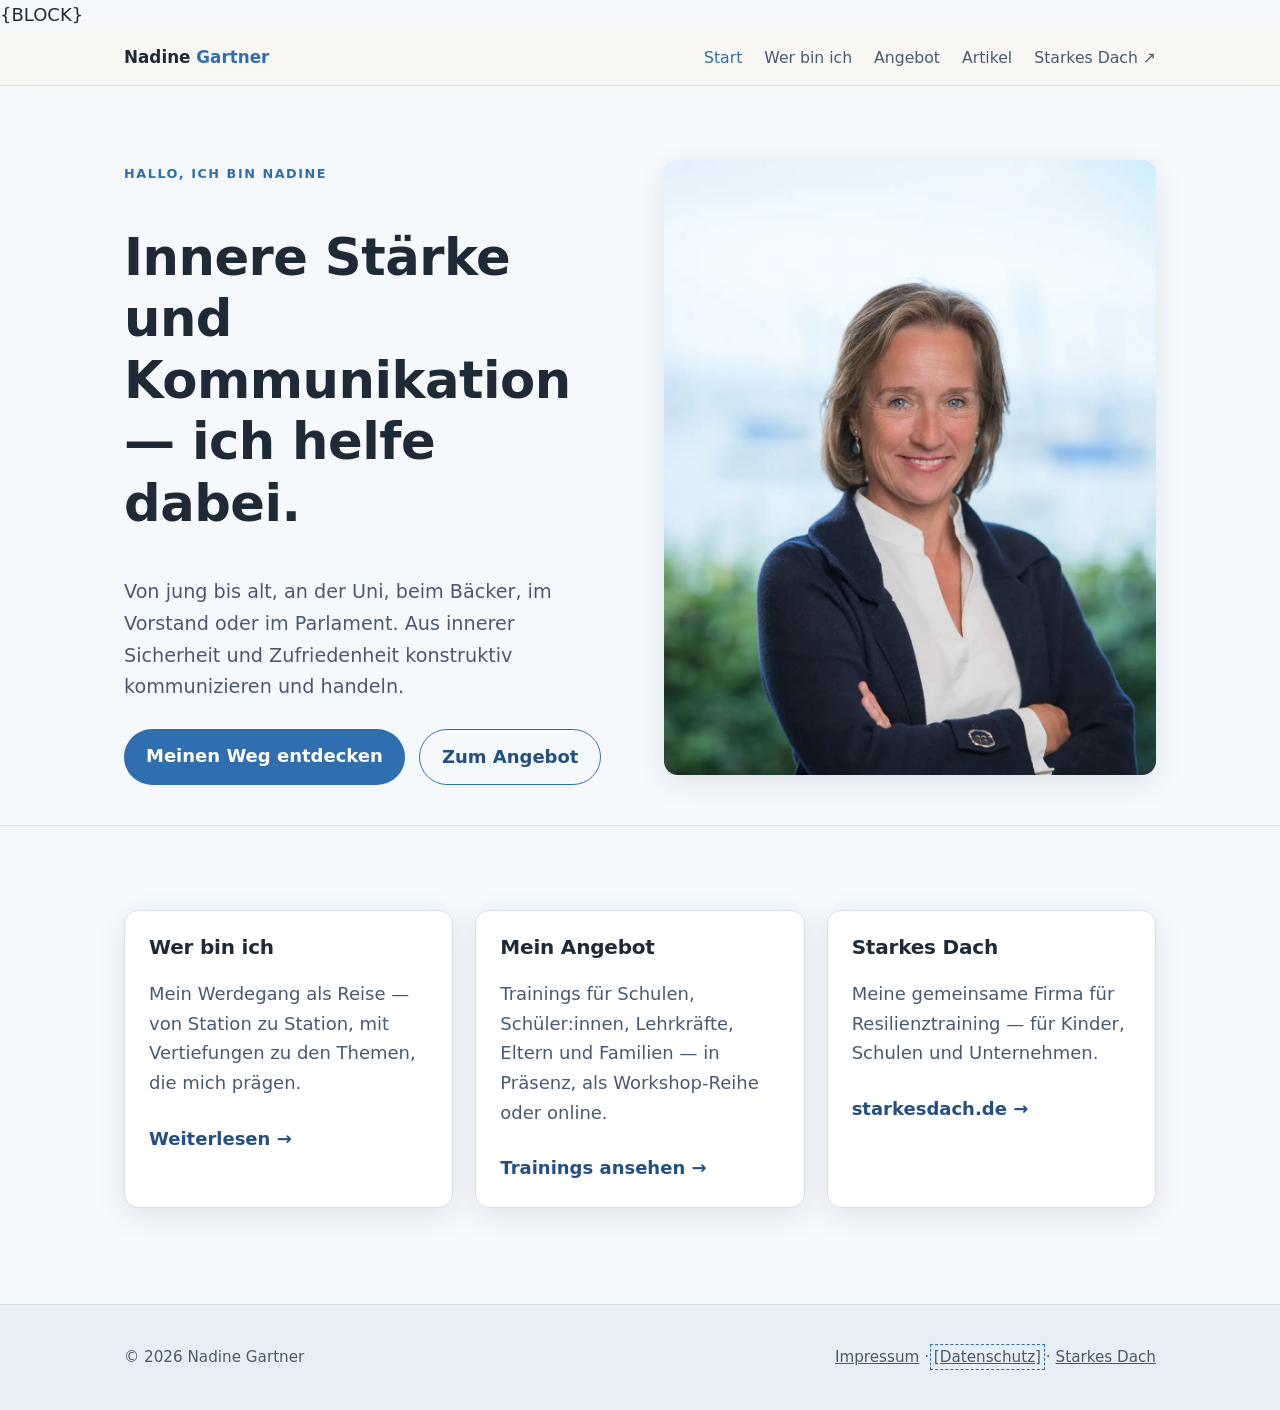
<file: index.html>
<!DOCTYPE html>
<html lang="de">
<head>
  <meta charset="UTF-8">
  <meta name="viewport" content="width=device-width, initial-scale=1.0">
  <title>Nadine Gartner — Public Speaking & Kommunikation</title>
  <meta name="description" content="Persönliche Website von Nadine Gartner: Trainerin für Public Speaking, Kommunikation und interkulturelle Kompetenz.">
{BLOCK}
  <link rel="icon" href="assets/favicon.svg" type="image/svg+xml">
  <link rel="icon" href="assets/favicon.ico" sizes="32x32">
  <link rel="apple-touch-icon" href="assets/apple-touch-icon.png">
  <link rel="stylesheet" href="css/style.css">
</head>
<body>
  <!-- ================= HEADER ================= -->
  <header class="site-header">
    <nav class="nav" aria-label="Hauptnavigation">
      <a class="brand" href="index.html">Nadine <span>Gartner</span></a>
      <div class="nav-links">
        <a href="index.html" aria-current="page">Start</a>
        <a href="ueber-mich.html">Wer bin ich</a>
        <a href="angebot.html">Angebot</a>
        <a href="artikel.html">Artikel</a>
        <a href="https://starkesdach.de/" target="_blank" rel="noopener">Starkes Dach ↗</a>
      </div>
    </nav>
  </header>

  <main>
    <!-- ================= HERO ================= -->
    <section class="hero">
      <div class="wrap hero-grid">
        <div>
          <p class="eyebrow">Hallo, ich bin Nadine</p>
          <h1>Innere Stärke und Kommunikation — ich helfe dabei.</h1>
          <p class="lead">
            Von jung bis alt, an der Uni, beim Bäcker, im Vorstand oder im Parlament.
            Aus innerer Sicherheit und Zufriedenheit konstruktiv kommunizieren und handeln.
          </p>
          <div class="cta-row">
            <a class="btn" href="ueber-mich.html">Meinen Weg entdecken</a>
            <a class="btn ghost" href="angebot.html">Zum Angebot</a>
          </div>
        </div>
        <div class="hero-photo">
          <img src="assets/nadine-portrait.webp" alt="Nadine Gartner" width="1080" height="1620">
        </div>
      </div>
    </section>

    <!-- ================= KURZ-TEASER ================= -->
    <section class="block">
      <div class="wrap">
        <div class="cards">
          <div class="card">
            <h3>Wer bin ich</h3>
            <p class="muted">Mein Werdegang als Reise — von Station zu Station, mit Vertiefungen zu den Themen, die mich prägen.</p>
            <a class="jump" href="ueber-mich.html">Weiterlesen</a>
          </div>
          <div class="card">
            <h3>Mein Angebot</h3>
            <p class="muted">Trainings für Schulen, Schüler:innen, Lehrkräfte, Eltern und Familien — in Präsenz, als Workshop-Reihe oder online.</p>
            <a class="jump" href="angebot.html">Trainings ansehen</a>
          </div>
          <div class="card">
            <h3>Starkes Dach</h3>
            <p class="muted">Meine gemeinsame Firma für Resilienztraining — für Kinder, Schulen und Unternehmen.</p>
            <a class="jump" href="https://starkesdach.de/" target="_blank" rel="noopener">starkesdach.de</a>
          </div>
        </div>
      </div>
    </section>
  </main>

  <!-- ================= FOOTER ================= -->
  <footer class="site-footer">
    <div class="wrap">
      <div>© <span id="jahr">2026</span> Nadine Gartner</div>
      <div>
        <a href="impressum.html">Impressum</a> ·
        <a href="#" class="ph">[Datenschutz]</a> ·
        <a href="https://starkesdach.de/" target="_blank" rel="noopener">Starkes Dach</a>
      </div>
    </div>
  </footer>
  <script>document.getElementById('jahr').textContent = new Date().getFullYear();</script>
</body>
</html>
</file>
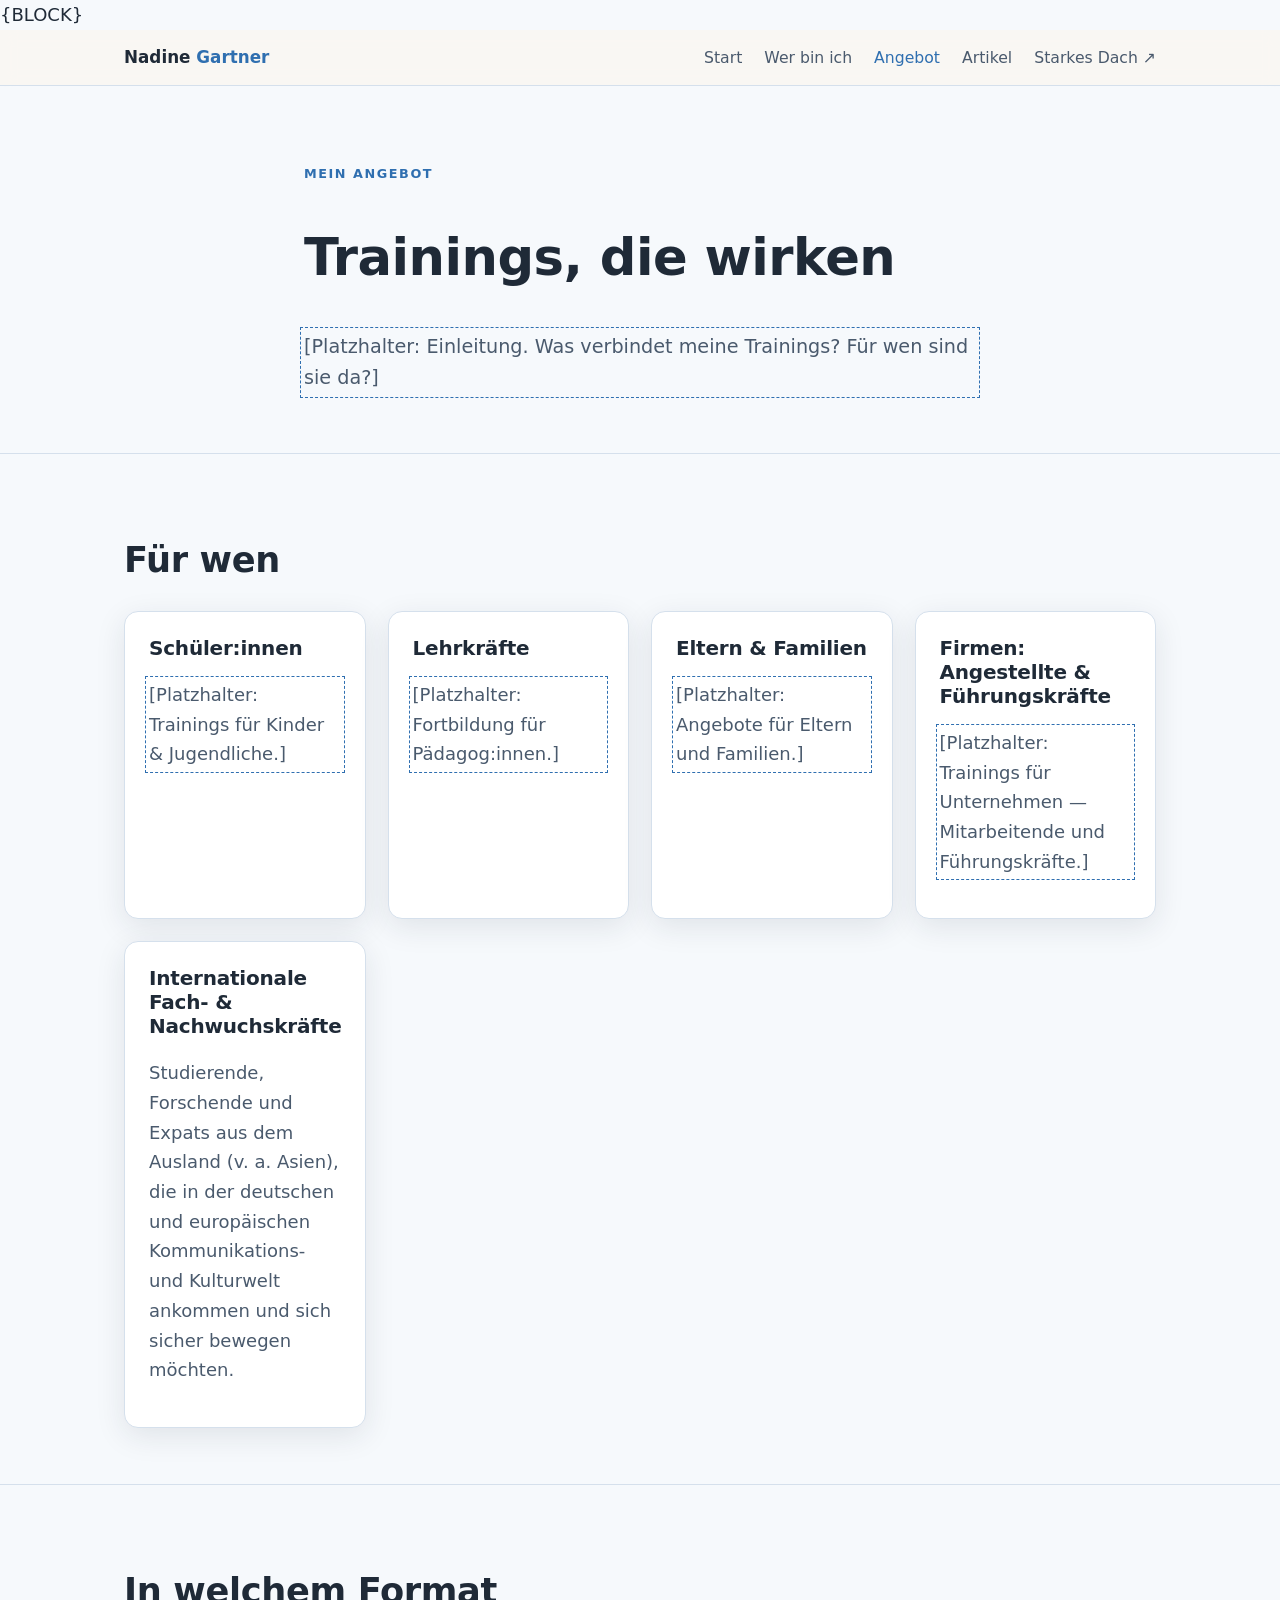
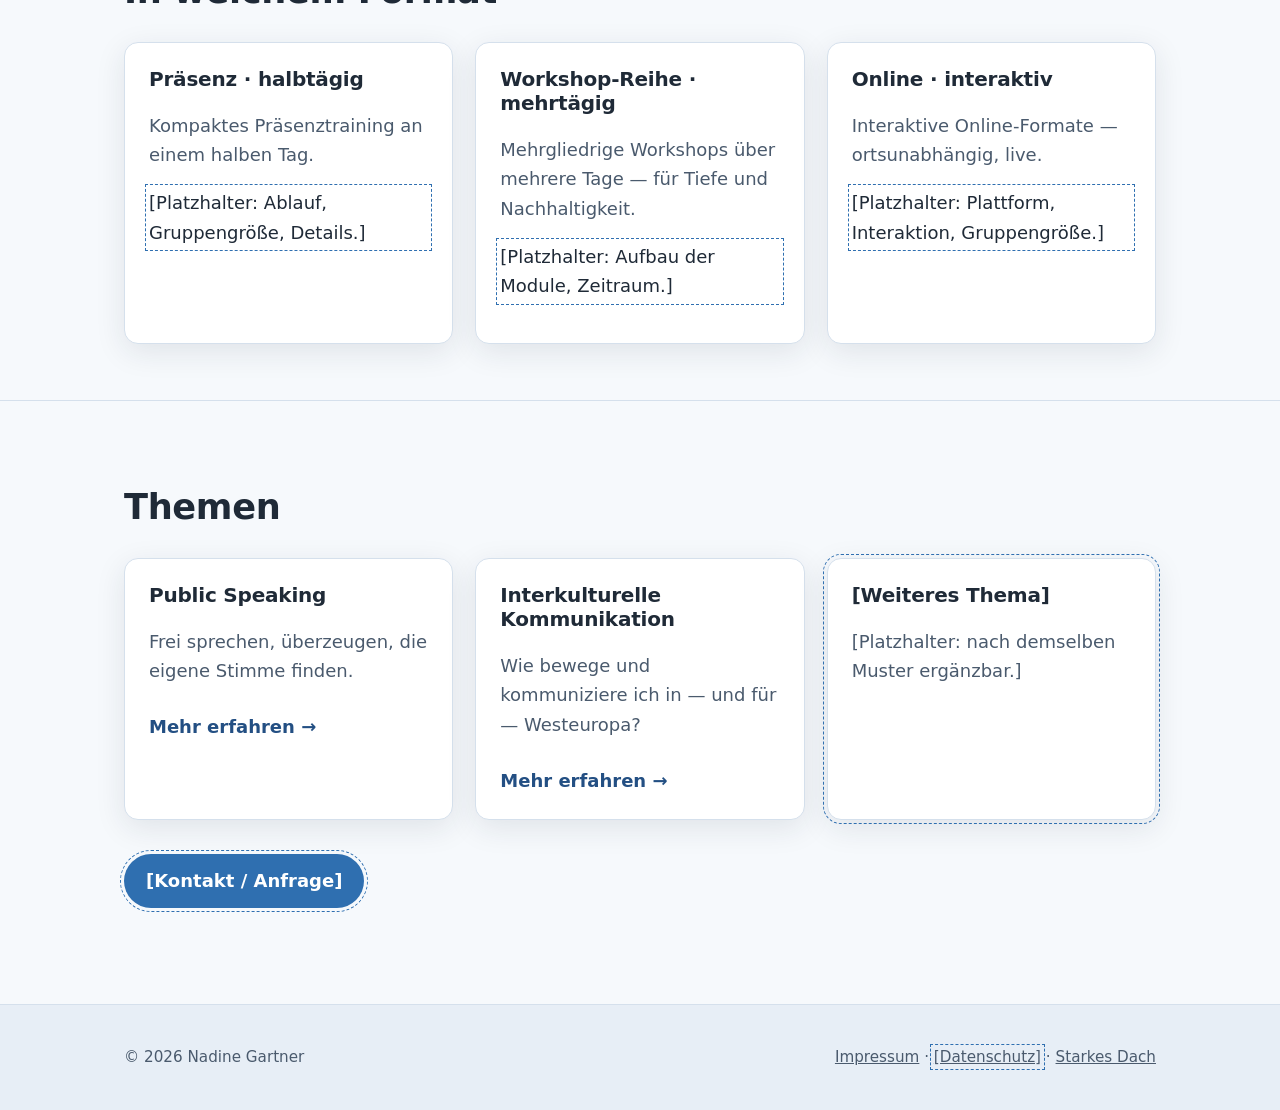
<file: angebot.html>
<!DOCTYPE html>
<html lang="de">
<head>
  <meta charset="UTF-8">
  <meta name="viewport" content="width=device-width, initial-scale=1.0">
  <title>Angebot — Nadine Gartner</title>
  <meta name="description" content="Trainings von Nadine Gartner für Schulen, Schüler:innen, Lehrkräfte, Eltern und Familien — in Präsenz, als mehrtägiger Workshop oder online.">
{BLOCK}
  <link rel="icon" href="assets/favicon.svg" type="image/svg+xml">
  <link rel="icon" href="assets/favicon.ico" sizes="32x32">
  <link rel="apple-touch-icon" href="assets/apple-touch-icon.png">
  <link rel="stylesheet" href="css/style.css">
</head>
<body>
  <header class="site-header">
    <nav class="nav" aria-label="Hauptnavigation">
      <a class="brand" href="index.html">Nadine <span>Gartner</span></a>
      <div class="nav-links">
        <a href="index.html">Start</a>
        <a href="ueber-mich.html">Wer bin ich</a>
        <a href="angebot.html" aria-current="page">Angebot</a>
        <a href="artikel.html">Artikel</a>
        <a href="https://starkesdach.de/" target="_blank" rel="noopener">Starkes Dach ↗</a>
      </div>
    </nav>
  </header>

  <main>
    <section class="hero">
      <div class="wrap prose">
        <p class="eyebrow">Mein Angebot</p>
        <h1>Trainings, die wirken</h1>
        <p class="lead ph">
          [Platzhalter: Einleitung. Was verbindet meine Trainings? Für wen sind sie da?]
        </p>
      </div>
    </section>

    <!-- ================= ZIELGRUPPEN ================= -->
    <section class="block">
      <div class="wrap">
        <h2>Für wen</h2>
        <div class="cards">
          <div class="card">
            <h3>Schüler:innen</h3>
            <p class="muted ph">[Platzhalter: Trainings für Kinder & Jugendliche.]</p>
          </div>
          <div class="card">
            <h3>Lehrkräfte</h3>
            <p class="muted ph">[Platzhalter: Fortbildung für Pädagog:innen.]</p>
          </div>
          <div class="card">
            <h3>Eltern &amp; Familien</h3>
            <p class="muted ph">[Platzhalter: Angebote für Eltern und Familien.]</p>
          </div>
          <div class="card">
            <h3>Firmen: Angestellte &amp; Führungskräfte</h3>
            <p class="muted ph">[Platzhalter: Trainings für Unternehmen — Mitarbeitende und Führungskräfte.]</p>
          </div>
          <div class="card">
            <h3>Internationale Fach- &amp; Nachwuchskräfte</h3>
            <p class="muted">
              Studierende, Forschende und Expats aus dem Ausland (v. a. Asien), die in
              der deutschen und europäischen Kommunikations- und Kulturwelt ankommen
              und sich sicher bewegen möchten.
            </p>
          </div>
        </div>
      </div>
    </section>

    <!-- ================= FORMATE ================= -->
    <section class="block">
      <div class="wrap">
        <h2>In welchem Format</h2>
        <div class="cards">
          <div class="card">
            <h3>Präsenz · halbtägig</h3>
            <p class="muted">Kompaktes Präsenztraining an einem halben Tag.</p>
            <p class="ph">[Platzhalter: Ablauf, Gruppengröße, Details.]</p>
          </div>
          <div class="card">
            <h3>Workshop-Reihe · mehrtägig</h3>
            <p class="muted">Mehrgliedrige Workshops über mehrere Tage — für Tiefe und Nachhaltigkeit.</p>
            <p class="ph">[Platzhalter: Aufbau der Module, Zeitraum.]</p>
          </div>
          <div class="card">
            <h3>Online · interaktiv</h3>
            <p class="muted">Interaktive Online-Formate — ortsunabhängig, live.</p>
            <p class="ph">[Platzhalter: Plattform, Interaktion, Gruppengröße.]</p>
          </div>
        </div>
      </div>
    </section>

    <!-- ================= THEMEN ================= -->
    <section class="block">
      <div class="wrap">
        <h2>Themen</h2>
        <div class="cards">
          <div class="card">
            <h3>Public Speaking</h3>
            <p class="muted">Frei sprechen, überzeugen, die eigene Stimme finden.</p>
            <a class="jump" href="themen/public-speaking.html">Mehr erfahren</a>
          </div>
          <div class="card">
            <h3>Interkulturelle Kommunikation</h3>
            <p class="muted">Wie bewege und kommuniziere ich in — und für — Westeuropa?</p>
            <a class="jump" href="themen/interkulturell.html">Mehr erfahren</a>
          </div>
          <div class="card ph">
            <h3>[Weiteres Thema]</h3>
            <p class="muted">[Platzhalter: nach demselben Muster ergänzbar.]</p>
          </div>
        </div>

        <div class="cta-row" style="margin-top:34px;">
          <a class="btn ph" href="#">[Kontakt / Anfrage]</a>
        </div>
      </div>
    </section>
  </main>

  <footer class="site-footer">
    <div class="wrap">
      <div>© <span class="jahr">2026</span> Nadine Gartner</div>
      <div>
        <a href="impressum.html">Impressum</a> ·
        <a href="#" class="ph">[Datenschutz]</a> ·
        <a href="https://starkesdach.de/" target="_blank" rel="noopener">Starkes Dach</a>
      </div>
    </div>
  </footer>
  <script>document.querySelectorAll('.jahr').forEach(e => e.textContent = new Date().getFullYear());</script>
</body>
</html>
</file>
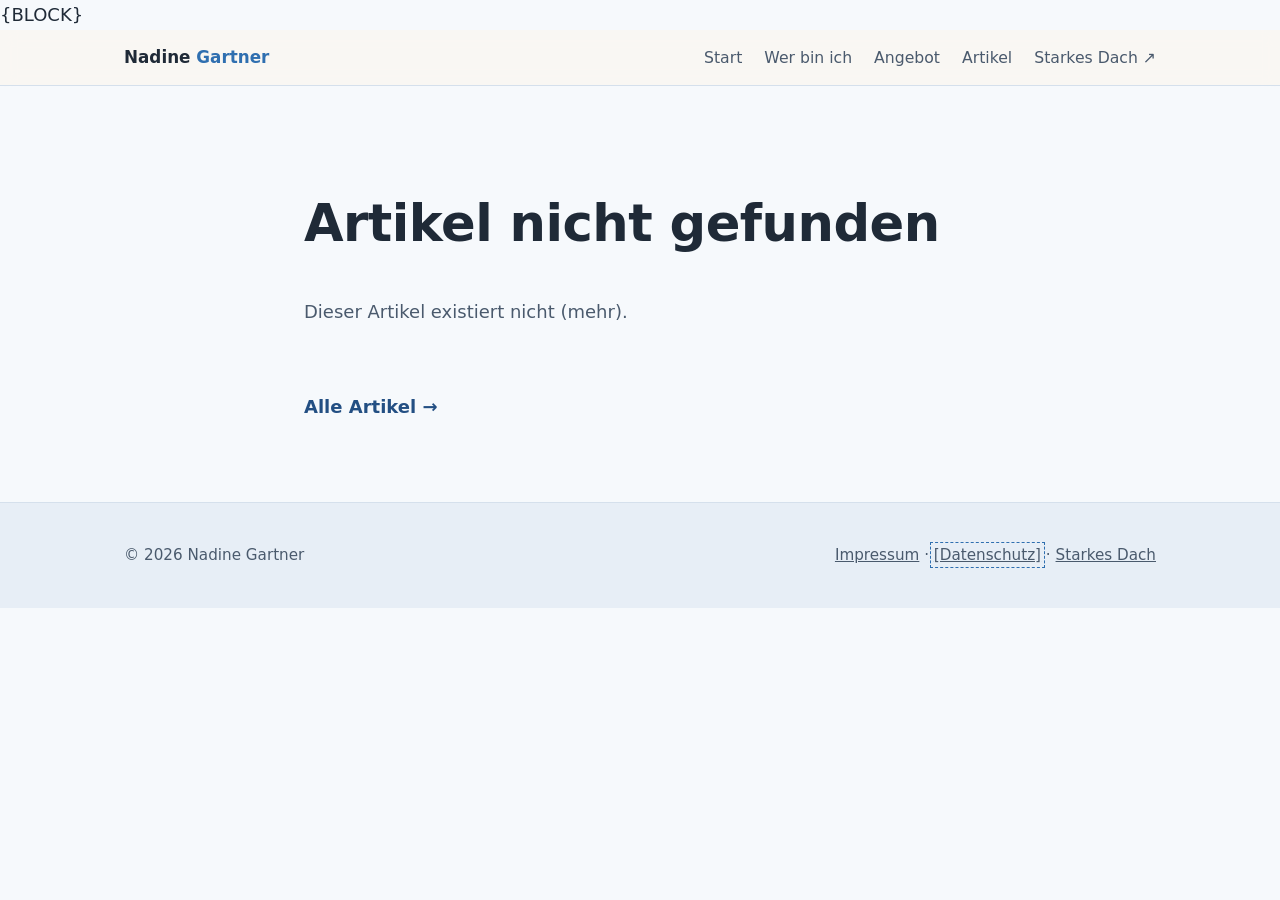
<file: artikel-detail.html>
<!DOCTYPE html>
<html lang="de">
<head>
  <meta charset="UTF-8">
  <meta name="viewport" content="width=device-width, initial-scale=1.0">
  <title>Artikel — Nadine Gartner</title>
{BLOCK}
  <link rel="icon" href="assets/favicon.svg" type="image/svg+xml">
  <link rel="icon" href="assets/favicon.ico" sizes="32x32">
  <link rel="apple-touch-icon" href="assets/apple-touch-icon.png">
  <link rel="stylesheet" href="css/style.css">
</head>
<body>
  <header class="site-header">
    <nav class="nav" aria-label="Hauptnavigation">
      <a class="brand" href="index.html">Nadine <span>Gartner</span></a>
      <div class="nav-links">
        <a href="index.html">Start</a>
        <a href="ueber-mich.html">Wer bin ich</a>
        <a href="angebot.html">Angebot</a>
        <a href="artikel.html">Artikel</a>
        <a href="https://starkesdach.de/" target="_blank" rel="noopener">Starkes Dach ↗</a>
      </div>
    </nav>
  </header>

  <main>
    <article class="hero">
      <div class="wrap prose" id="artikel">
        <p class="muted">Lade Artikel …</p>
      </div>
    </article>

    <div class="wrap prose" style="padding-bottom:40px;">
      <a class="jump" href="artikel.html">Alle Artikel</a>
    </div>
  </main>

  <footer class="site-footer">
    <div class="wrap">
      <div>© <span class="jahr">2026</span> Nadine Gartner</div>
      <div>
        <a href="impressum.html">Impressum</a> ·
        <a href="#" class="ph">[Datenschutz]</a> ·
        <a href="https://starkesdach.de/" target="_blank" rel="noopener">Starkes Dach</a>
      </div>
    </div>
  </footer>

  <script src="js/articles.js"></script>
  <script>
    document.querySelectorAll('.jahr').forEach(e => e.textContent = new Date().getFullYear());
    (async () => {
      const box = document.getElementById('artikel');
      const slug = new URLSearchParams(location.search).get('slug') || '';
      const a = slug ? await fetchArticle(slug) : null;
      if (!a) {
        box.innerHTML = '<h1>Artikel nicht gefunden</h1><p class="muted">Dieser Artikel existiert nicht (mehr).</p>';
        return;
      }
      document.title = `${a.title} — Nadine Gartner`;
      const topic = a.topic ? `<span class="tag">${escapeHtml(a.topic)}</span>` : '';
      const date = a.date ? `<span class="article-date">${escapeHtml(formatDate(a.date))}</span>` : '';
      box.innerHTML = `
        <p class="eyebrow">Artikel</p>
        <h1>${escapeHtml(a.title)}</h1>
        <div class="article-meta" style="margin-bottom:8px;">${topic}${date}</div>
        <div class="article-body">${a.content || ''}</div>`;
    })();
  </script>
</body>
</html>
</file>
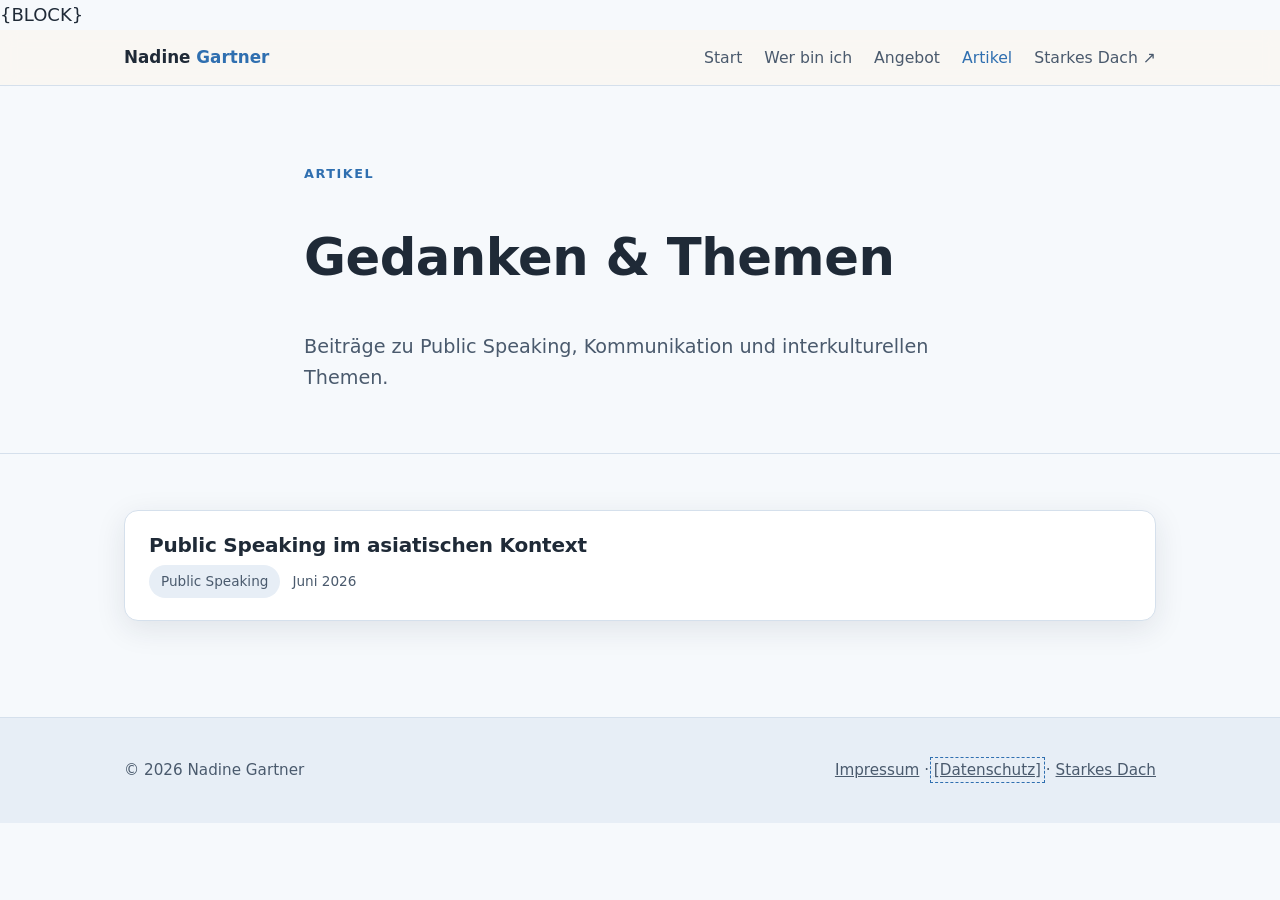
<file: artikel.html>
<!DOCTYPE html>
<html lang="de">
<head>
  <meta charset="UTF-8">
  <meta name="viewport" content="width=device-width, initial-scale=1.0">
  <title>Artikel — Nadine Gartner</title>
  <meta name="description" content="Artikel von Nadine Gartner zu Public Speaking, Kommunikation und interkulturellen Themen.">
{BLOCK}
  <link rel="icon" href="assets/favicon.svg" type="image/svg+xml">
  <link rel="icon" href="assets/favicon.ico" sizes="32x32">
  <link rel="apple-touch-icon" href="assets/apple-touch-icon.png">
  <link rel="stylesheet" href="css/style.css">
</head>
<body>
  <header class="site-header">
    <nav class="nav" aria-label="Hauptnavigation">
      <a class="brand" href="index.html">Nadine <span>Gartner</span></a>
      <div class="nav-links">
        <a href="index.html">Start</a>
        <a href="ueber-mich.html">Wer bin ich</a>
        <a href="angebot.html">Angebot</a>
        <a href="artikel.html" aria-current="page">Artikel</a>
        <a href="https://starkesdach.de/" target="_blank" rel="noopener">Starkes Dach ↗</a>
      </div>
    </nav>
  </header>

  <main>
    <section class="hero">
      <div class="wrap prose">
        <p class="eyebrow">Artikel</p>
        <h1>Gedanken &amp; Themen</h1>
        <p class="lead muted">Beiträge zu Public Speaking, Kommunikation und interkulturellen Themen.</p>
      </div>
    </section>

    <section class="block">
      <div class="wrap">
        <div id="liste" class="article-list">
          <p class="muted">Lade Artikel …</p>
        </div>
      </div>
    </section>
  </main>

  <footer class="site-footer">
    <div class="wrap">
      <div>© <span class="jahr">2026</span> Nadine Gartner</div>
      <div>
        <a href="impressum.html">Impressum</a> ·
        <a href="#" class="ph">[Datenschutz]</a> ·
        <a href="https://starkesdach.de/" target="_blank" rel="noopener">Starkes Dach</a>
      </div>
    </div>
  </footer>

  <script src="js/articles.js"></script>
  <script>
    document.querySelectorAll('.jahr').forEach(e => e.textContent = new Date().getFullYear());
    (async () => {
      const box = document.getElementById('liste');
      const arts = await fetchArticles();
      if (!arts.length) {
        box.innerHTML = '<p class="muted">Noch keine Artikel veröffentlicht.</p>';
        return;
      }
      box.innerHTML = arts.map(articleCardHTML).join('');
    })();
  </script>
</body>
</html>
</file>
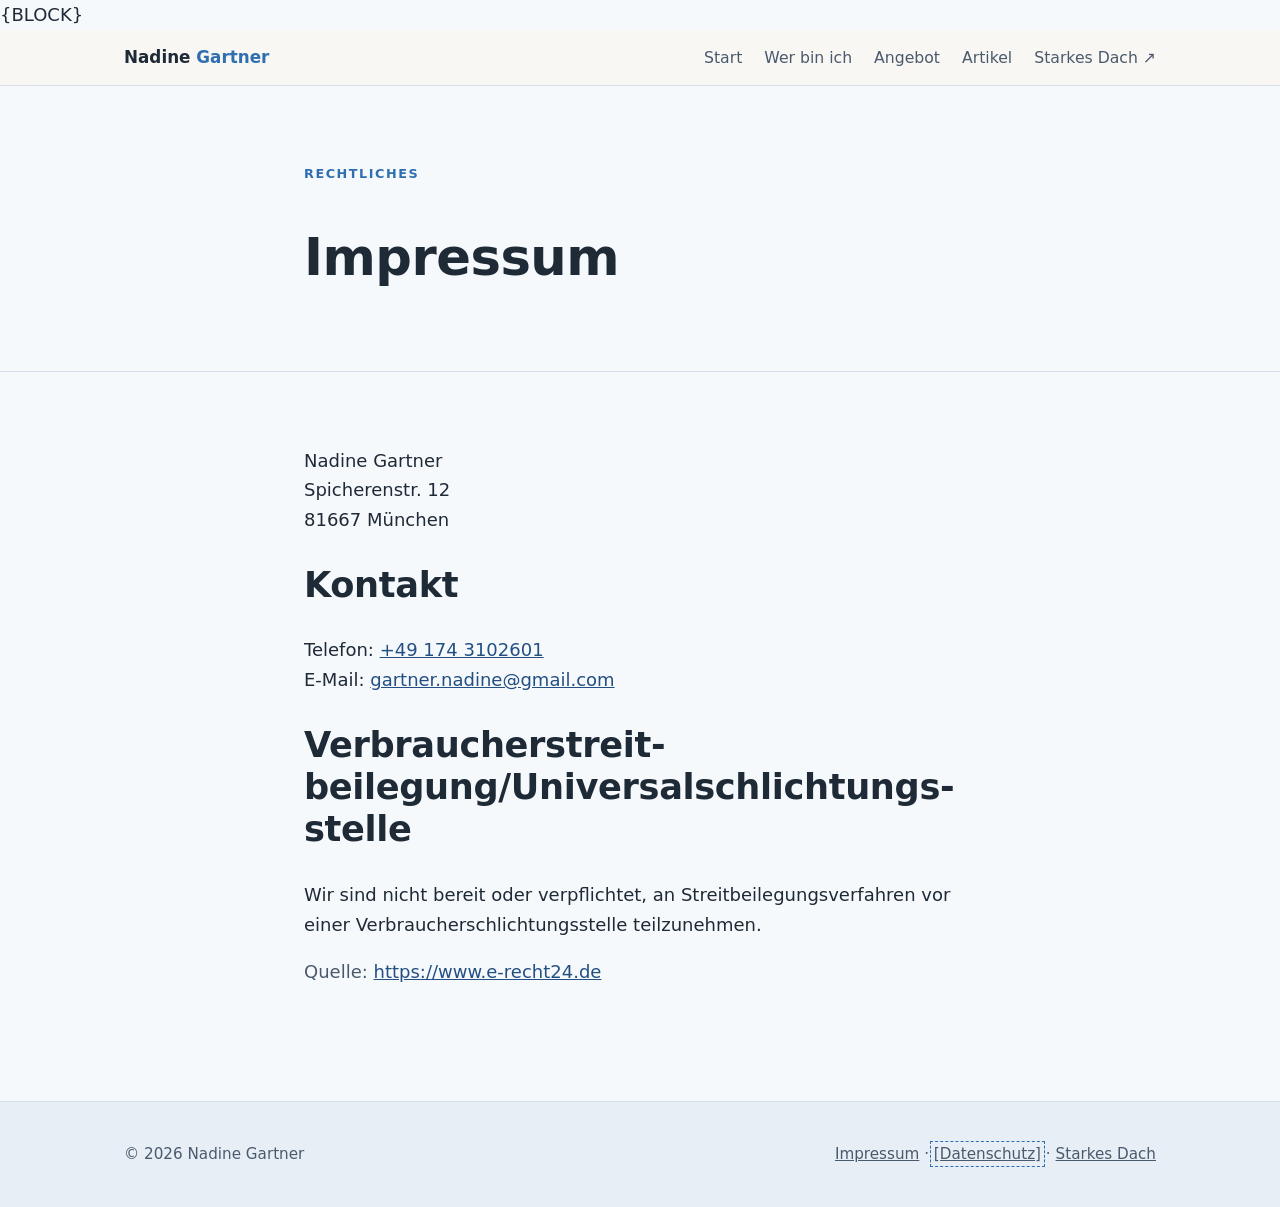
<file: impressum.html>
<!DOCTYPE html>
<html lang="de">
<head>
  <meta charset="UTF-8">
  <meta name="viewport" content="width=device-width, initial-scale=1.0">
  <title>Impressum — Nadine Gartner</title>
  <meta name="description" content="Impressum der Website von Nadine Gartner.">
  <meta name="robots" content="noindex">
{BLOCK}
  <link rel="icon" href="assets/favicon.svg" type="image/svg+xml">
  <link rel="icon" href="assets/favicon.ico" sizes="32x32">
  <link rel="apple-touch-icon" href="assets/apple-touch-icon.png">
  <link rel="stylesheet" href="css/style.css">
</head>
<body>
  <header class="site-header">
    <nav class="nav" aria-label="Hauptnavigation">
      <a class="brand" href="index.html">Nadine <span>Gartner</span></a>
      <div class="nav-links">
        <a href="index.html">Start</a>
        <a href="ueber-mich.html">Wer bin ich</a>
        <a href="angebot.html">Angebot</a>
        <a href="artikel.html">Artikel</a>
        <a href="https://starkesdach.de/" target="_blank" rel="noopener">Starkes Dach ↗</a>
      </div>
    </nav>
  </header>

  <main>
    <section class="hero">
      <div class="wrap prose">
        <p class="eyebrow">Rechtliches</p>
        <h1>Impressum</h1>
      </div>
    </section>

    <section class="block">
      <div class="wrap prose">
        <p>
          Nadine Gartner<br>
          Spicherenstr. 12<br>
          81667 München
        </p>

        <h2>Kontakt</h2>
        <p>
          Telefon: <a href="tel:+491743102601">+49 174 3102601</a><br>
          E-Mail: <a href="mailto:gartner.nadine@gmail.com">gartner.nadine@gmail.com</a>
        </p>

        <h2>Verbraucher­streit­beilegung/Universal­schlichtungs­stelle</h2>
        <p>
          Wir sind nicht bereit oder verpflichtet, an Streitbeilegungsverfahren vor einer
          Verbraucherschlichtungsstelle teilzunehmen.
        </p>

        <p class="muted">
          Quelle: <a href="https://www.e-recht24.de" target="_blank" rel="noopener">https://www.e-recht24.de</a>
        </p>
      </div>
    </section>
  </main>

  <footer class="site-footer">
    <div class="wrap">
      <div>© <span class="jahr">2026</span> Nadine Gartner</div>
      <div>
        <a href="impressum.html">Impressum</a> ·
        <a href="#" class="ph">[Datenschutz]</a> ·
        <a href="https://starkesdach.de/" target="_blank" rel="noopener">Starkes Dach</a>
      </div>
    </div>
  </footer>
  <script>document.querySelectorAll('.jahr').forEach(e => e.textContent = new Date().getFullYear());</script>
</body>
</html>
</file>
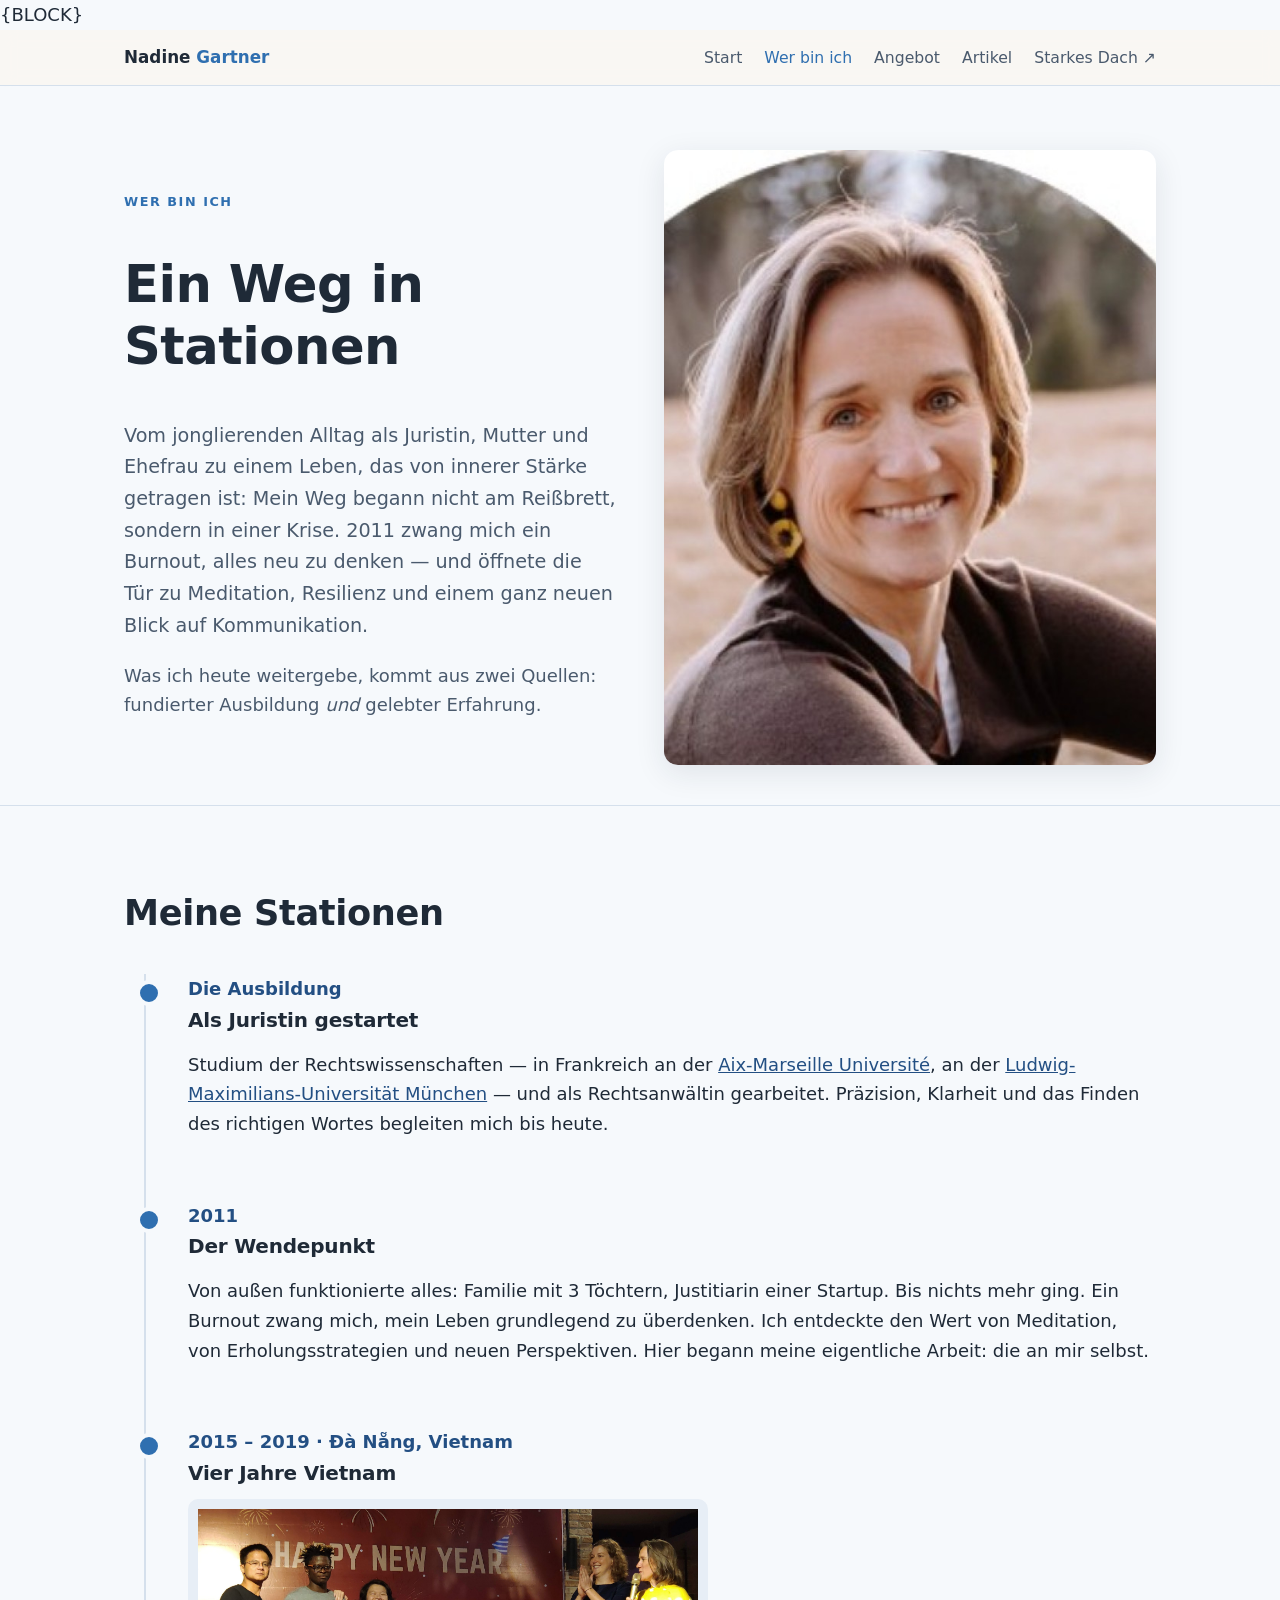
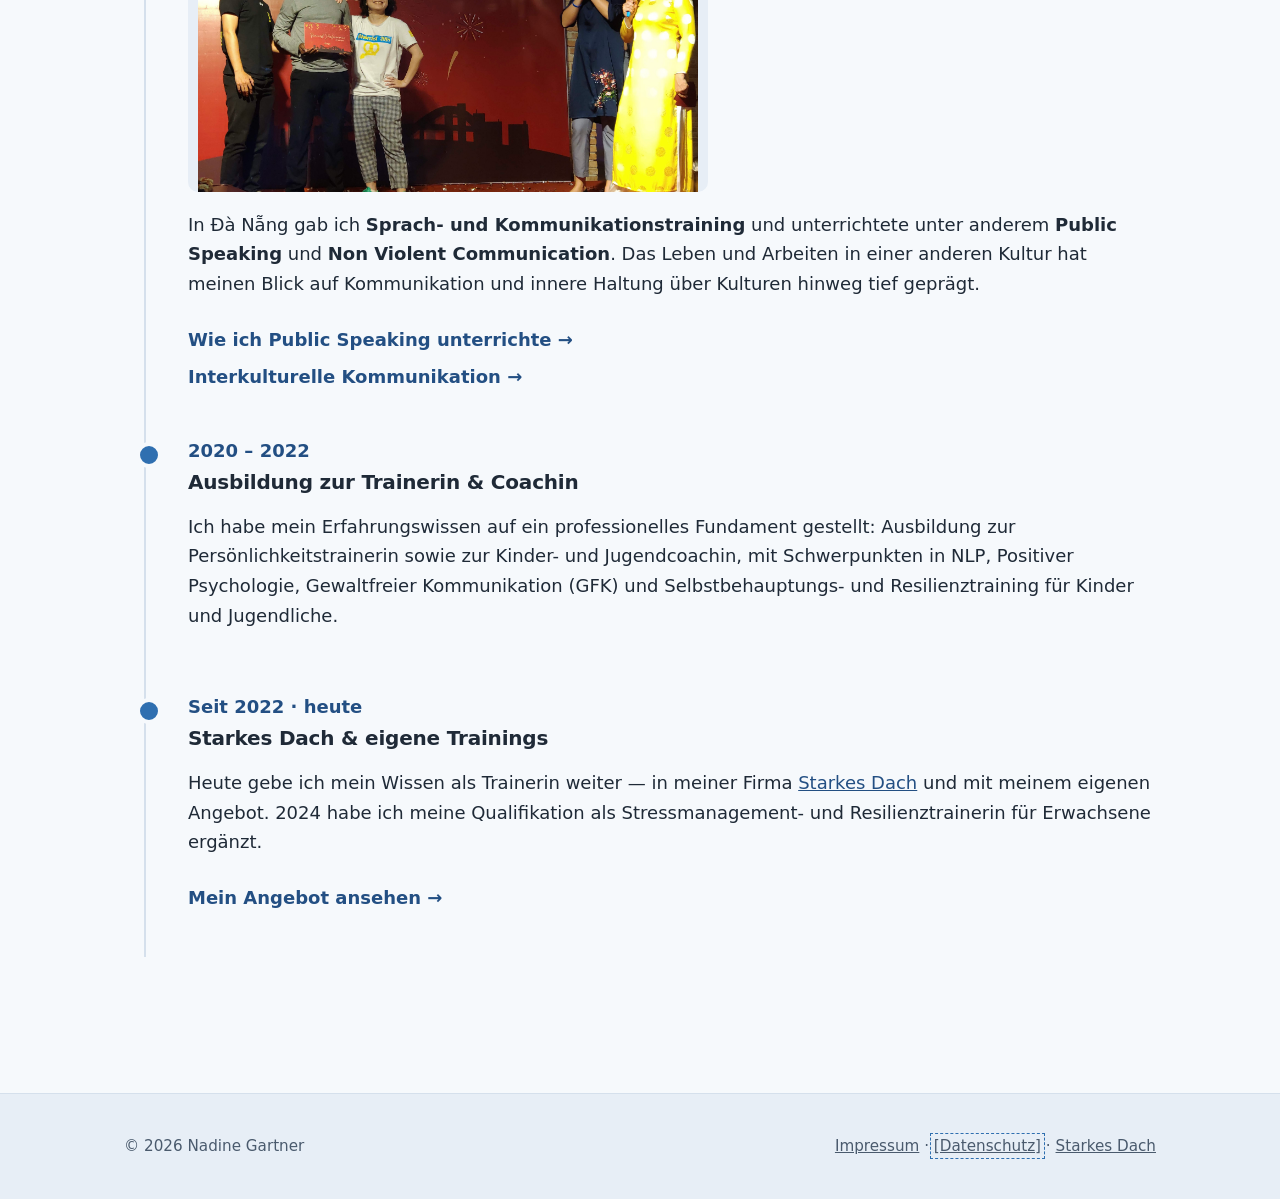
<file: ueber-mich.html>
<!DOCTYPE html>
<html lang="de">
<head>
  <meta charset="UTF-8">
  <meta name="viewport" content="width=device-width, initial-scale=1.0">
  <title>Wer bin ich — Nadine Gartner</title>
  <meta name="description" content="Nadine Gartners Werdegang als Reise: die Stationen, die sie geprägt haben — mit Vertiefungen zu Public Speaking und interkultureller Kommunikation.">
{BLOCK}
  <link rel="icon" href="assets/favicon.svg" type="image/svg+xml">
  <link rel="icon" href="assets/favicon.ico" sizes="32x32">
  <link rel="apple-touch-icon" href="assets/apple-touch-icon.png">
  <link rel="stylesheet" href="css/style.css">
</head>
<body>
  <header class="site-header">
    <nav class="nav" aria-label="Hauptnavigation">
      <a class="brand" href="index.html">Nadine <span>Gartner</span></a>
      <div class="nav-links">
        <a href="index.html">Start</a>
        <a href="ueber-mich.html" aria-current="page">Wer bin ich</a>
        <a href="angebot.html">Angebot</a>
        <a href="artikel.html">Artikel</a>
        <a href="https://starkesdach.de/" target="_blank" rel="noopener">Starkes Dach ↗</a>
      </div>
    </nav>
  </header>

  <main>
    <section class="hero">
      <div class="wrap hero-grid">
        <div>
          <p class="eyebrow">Wer bin ich</p>
          <h1>Ein Weg in Stationen</h1>
          <p class="lead">
            Vom jonglierenden Alltag als Juristin, Mutter und Ehefrau zu einem Leben,
            das von innerer Stärke getragen ist: Mein Weg begann nicht am Reißbrett,
            sondern in einer Krise. 2011 zwang mich ein Burnout, alles neu zu denken —
            und öffnete die Tür zu Meditation, Resilienz und einem ganz neuen Blick auf
            Kommunikation.
          </p>
          <p class="muted">
            Was ich heute weitergebe, kommt aus zwei Quellen: fundierter Ausbildung
            <em>und</em> gelebter Erfahrung.
          </p>
        </div>
        <div class="hero-photo">
          <img src="assets/nadine-wer-bin-ich.jpeg" alt="Nadine Gartner" width="800" height="800">
        </div>
      </div>
    </section>

    <!-- ================= TIMELINE ================= -->
    <section class="block">
      <div class="wrap">
        <h2>Meine Stationen</h2>
        <div class="timeline">

          <article class="station">
            <div class="year">Die Ausbildung</div>
            <h3>Als Juristin gestartet</h3>
            <p>
              Studium der Rechtswissenschaften — in Frankreich an der
              <a href="https://www.univ-amu.fr/fr/facultes-ecoles/fdsp-faculte-de-droit-de-science-politique" target="_blank" rel="noopener">Aix-Marseille Université</a>, 
              an der <a href="https://www.jura.lmu.de/de/" target="_blank" rel="noopener">Ludwig-Maximilians-Universität München</a> — und als
              Rechtsanwältin gearbeitet. Präzision, Klarheit und das
              Finden des richtigen Wortes begleiten mich bis heute.
            </p>
          </article>

          <article class="station">
            <div class="year">2011</div>
            <h3>Der Wendepunkt</h3>
            <p>
              Von außen funktionierte alles: Familie mit 3 Töchtern, Justitiarin einer Startup. Bis nichts mehr ging. Ein Burnout zwang
              mich, mein Leben grundlegend zu überdenken. Ich entdeckte den Wert von
              Meditation, von Erholungsstrategien und neuen Perspektiven. Hier begann
              meine eigentliche Arbeit: die an mir selbst.
            </p>
          </article>

          <article class="station">
            <div class="year">2015 – 2019 · Đà Nẵng, Vietnam</div>
            <h3>Vier Jahre Vietnam</h3>
            <div class="figure"><img src="assets/nadine-vietnam.jpeg" alt="Nadine auf der Bühne bei einer Veranstaltung in Đà Nẵng, Vietnam"></div>
            <p>
              In Đà Nẵng gab ich <strong>Sprach- und Kommunikationstraining</strong> und
              unterrichtete unter anderem <strong>Public Speaking</strong> und <strong>Non Violent Communication</strong>. Das Leben und
              Arbeiten in einer anderen Kultur hat meinen Blick auf Kommunikation und innere Haltung über
              Kulturen hinweg tief geprägt.
            </p>
            <a class="jump" href="themen/public-speaking.html">Wie ich Public Speaking unterrichte</a><br>
            <a class="jump" href="themen/interkulturell.html">Interkulturelle Kommunikation</a>
          </article>

          <article class="station">
            <div class="year">2020 – 2022</div>
            <h3>Ausbildung zur Trainerin &amp; Coachin</h3>
            <p>
              Ich habe mein Erfahrungswissen auf ein professionelles Fundament gestellt:
              Ausbildung zur Persönlichkeitstrainerin sowie zur Kinder- und Jugendcoachin,
              mit Schwerpunkten in NLP, Positiver Psychologie, Gewaltfreier Kommunikation
              (GFK) und Selbstbehauptungs- und Resilienztraining für Kinder und Jugendliche.
            </p>
          </article>

          <article class="station">
            <div class="year">Seit 2022 · heute</div>
            <h3>Starkes Dach &amp; eigene Trainings</h3>
            <p>
              Heute gebe ich mein Wissen als Trainerin weiter — in
              meiner Firma
              <a href="https://starkesdach.de/" target="_blank" rel="noopener">Starkes Dach</a>
              und mit meinem eigenen Angebot. 2024 habe ich meine Qualifikation als
              Stressmanagement- und Resilienztrainerin für Erwachsene ergänzt.
            </p>
            <a class="jump" href="angebot.html">Mein Angebot ansehen</a>
          </article>

        </div>
      </div>
    </section>
  </main>

  <footer class="site-footer">
    <div class="wrap">
      <div>© <span class="jahr">2026</span> Nadine Gartner</div>
      <div>
        <a href="impressum.html">Impressum</a> ·
        <a href="#" class="ph">[Datenschutz]</a> ·
        <a href="https://starkesdach.de/" target="_blank" rel="noopener">Starkes Dach</a>
      </div>
    </div>
  </footer>
  <script>document.querySelectorAll('.jahr').forEach(e => e.textContent = new Date().getFullYear());</script>
</body>
</html>
</file>
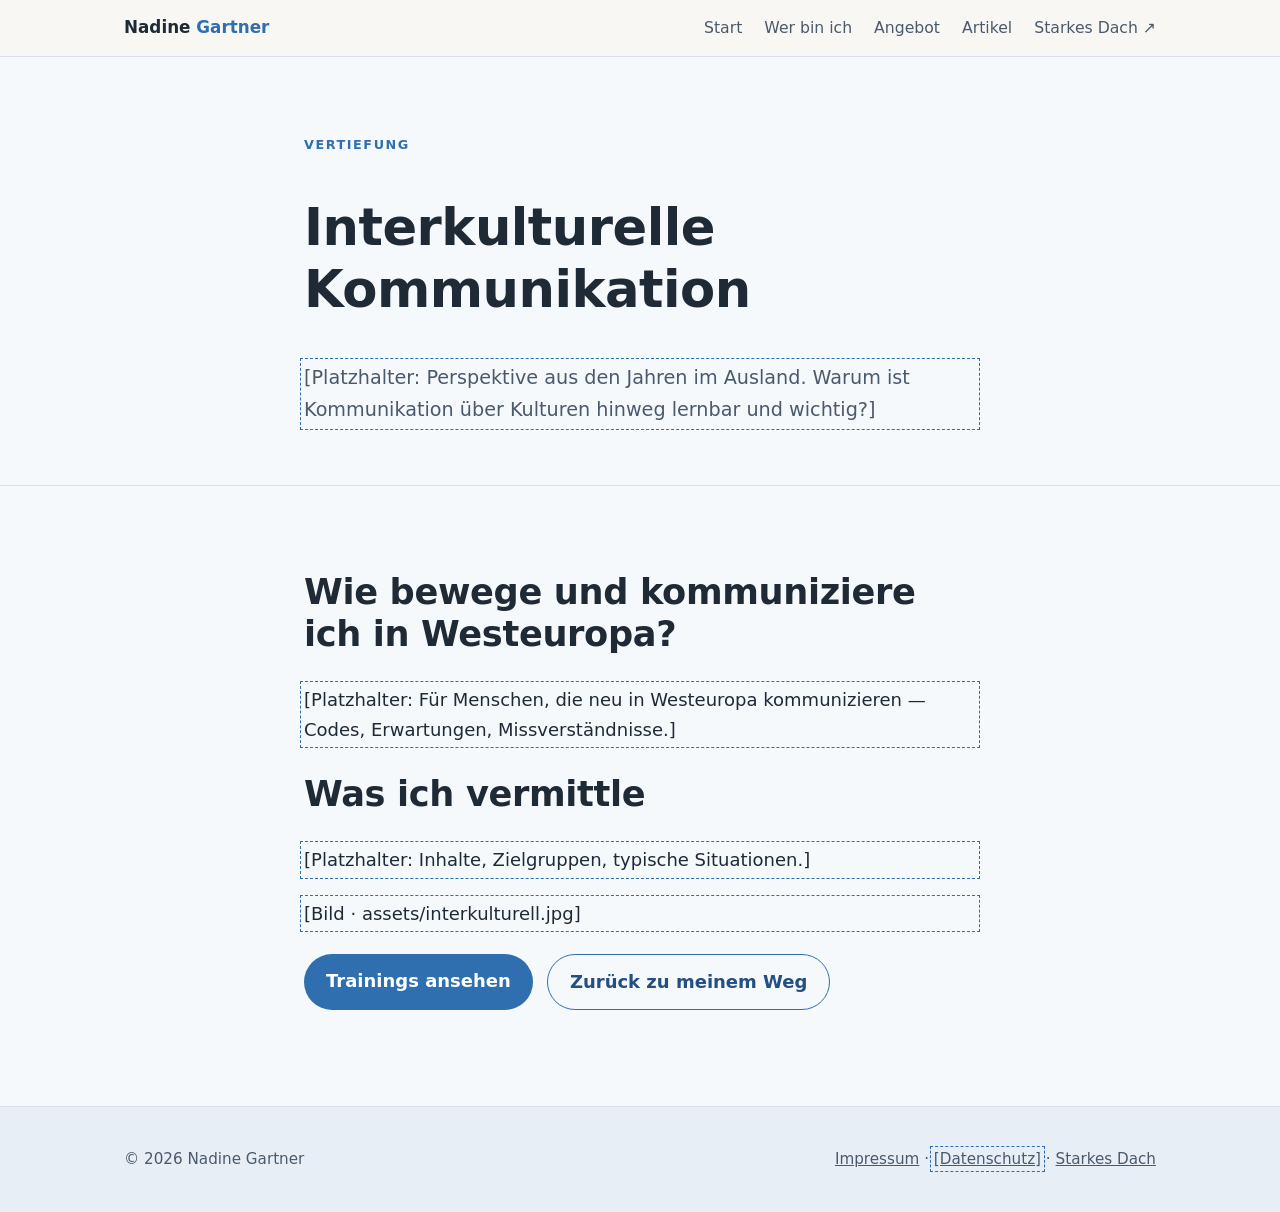
<file: themen/interkulturell.html>
<!DOCTYPE html>
<html lang="de">
<head>
  <meta charset="UTF-8">
  <meta name="viewport" content="width=device-width, initial-scale=1.0">
  <title>Interkulturelle Kommunikation — Nadine Gartner</title>
  <meta name="description" content="Interkulturelle Kommunikation aus Nadine Gartners Perspektive: Wie bewege und kommuniziere ich in und für Westeuropa?">
  <link rel="stylesheet" href="../css/style.css">
</head>
<body>
  <header class="site-header">
    <nav class="nav" aria-label="Hauptnavigation">
      <a class="brand" href="../index.html">Nadine <span>Gartner</span></a>
      <div class="nav-links">
        <a href="../index.html">Start</a>
        <a href="../ueber-mich.html">Wer bin ich</a>
        <a href="../angebot.html">Angebot</a>
        <a href="../artikel.html">Artikel</a>
        <a href="https://starkesdach.de/" target="_blank" rel="noopener">Starkes Dach ↗</a>
      </div>
    </nav>
  </header>

  <main>
    <section class="hero">
      <div class="wrap prose">
        <p class="eyebrow">Vertiefung</p>
        <h1>Interkulturelle Kommunikation</h1>
        <p class="lead ph">
          [Platzhalter: Perspektive aus den Jahren im Ausland. Warum ist Kommunikation
          über Kulturen hinweg lernbar und wichtig?]
        </p>
      </div>
    </section>

    <section class="block">
      <div class="wrap prose">
        <h2>Wie bewege und kommuniziere ich in Westeuropa?</h2>
        <p class="ph">[Platzhalter: Für Menschen, die neu in Westeuropa kommunizieren — Codes, Erwartungen, Missverständnisse.]</p>

        <h2>Was ich vermittle</h2>
        <p class="ph">[Platzhalter: Inhalte, Zielgruppen, typische Situationen.]</p>

        <div class="figure ph" style="margin:24px 0;">[Bild · assets/interkulturell.jpg]</div>

        <div class="cta-row">
          <a class="btn" href="../angebot.html">Trainings ansehen</a>
          <a class="btn ghost" href="../ueber-mich.html">Zurück zu meinem Weg</a>
        </div>

        <div class="related-articles" id="related" hidden>
          <h2>Artikel zu diesem Thema</h2>
          <div class="article-list" id="relatedList"></div>
        </div>
      </div>
    </section>
  </main>

  <footer class="site-footer">
    <div class="wrap">
      <div>© <span class="jahr">2026</span> Nadine Gartner</div>
      <div>
        <a href="../impressum.html">Impressum</a> ·
        <a href="#" class="ph">[Datenschutz]</a> ·
        <a href="https://starkesdach.de/" target="_blank" rel="noopener">Starkes Dach</a>
      </div>
    </div>
  </footer>
  <script src="../js/articles.js"></script>
  <script>
    document.querySelectorAll('.jahr').forEach(e => e.textContent = new Date().getFullYear());
    (async () => {
      const arts = await fetchArticles('Interkulturelle Kommunikation');
      if (!arts.length) return;
      document.getElementById('related').hidden = false;
      document.getElementById('relatedList').innerHTML = arts.map(articleCardHTML).join('');
    })();
  </script>
</body>
</html>
</file>
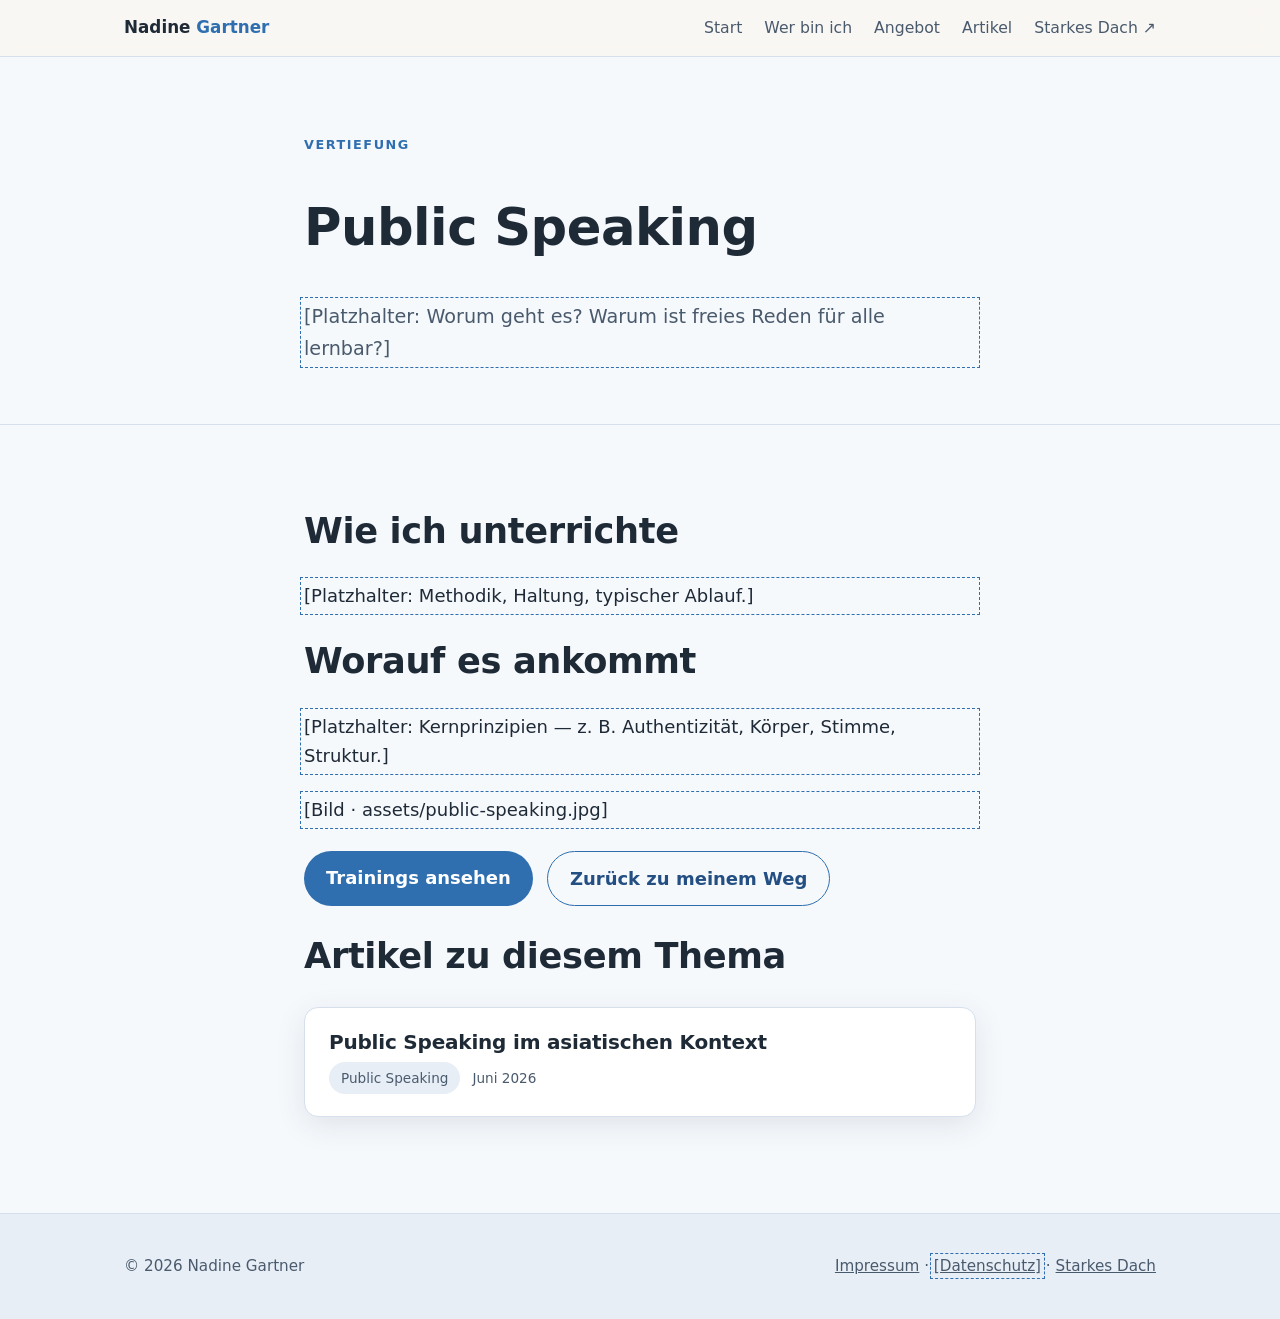
<file: themen/public-speaking.html>
<!DOCTYPE html>
<html lang="de">
<head>
  <meta charset="UTF-8">
  <meta name="viewport" content="width=device-width, initial-scale=1.0">
  <title>Public Speaking — Nadine Gartner</title>
  <meta name="description" content="Wie Nadine Gartner Public Speaking unterrichtet und worauf es dabei ankommt.">
  <link rel="stylesheet" href="../css/style.css">
</head>
<body>
  <header class="site-header">
    <nav class="nav" aria-label="Hauptnavigation">
      <a class="brand" href="../index.html">Nadine <span>Gartner</span></a>
      <div class="nav-links">
        <a href="../index.html">Start</a>
        <a href="../ueber-mich.html">Wer bin ich</a>
        <a href="../angebot.html">Angebot</a>
        <a href="../artikel.html">Artikel</a>
        <a href="https://starkesdach.de/" target="_blank" rel="noopener">Starkes Dach ↗</a>
      </div>
    </nav>
  </header>

  <main>
    <section class="hero">
      <div class="wrap prose">
        <p class="eyebrow">Vertiefung</p>
        <h1>Public Speaking</h1>
        <p class="lead ph">[Platzhalter: Worum geht es? Warum ist freies Reden für alle lernbar?]</p>
      </div>
    </section>

    <section class="block">
      <div class="wrap prose">
        <h2>Wie ich unterrichte</h2>
        <p class="ph">[Platzhalter: Methodik, Haltung, typischer Ablauf.]</p>

        <h2>Worauf es ankommt</h2>
        <p class="ph">[Platzhalter: Kernprinzipien — z. B. Authentizität, Körper, Stimme, Struktur.]</p>

        <div class="figure ph" style="margin:24px 0;">[Bild · assets/public-speaking.jpg]</div>

        <div class="cta-row">
          <a class="btn" href="../angebot.html">Trainings ansehen</a>
          <a class="btn ghost" href="../ueber-mich.html">Zurück zu meinem Weg</a>
        </div>

        <div class="related-articles" id="related" hidden>
          <h2>Artikel zu diesem Thema</h2>
          <div class="article-list" id="relatedList"></div>
        </div>
      </div>
    </section>
  </main>

  <footer class="site-footer">
    <div class="wrap">
      <div>© <span class="jahr">2026</span> Nadine Gartner</div>
      <div>
        <a href="../impressum.html">Impressum</a> ·
        <a href="#" class="ph">[Datenschutz]</a> ·
        <a href="https://starkesdach.de/" target="_blank" rel="noopener">Starkes Dach</a>
      </div>
    </div>
  </footer>
  <script src="../js/articles.js"></script>
  <script>
    document.querySelectorAll('.jahr').forEach(e => e.textContent = new Date().getFullYear());
    (async () => {
      const arts = await fetchArticles('Public Speaking');
      if (!arts.length) return;
      document.getElementById('related').hidden = false;
      document.getElementById('relatedList').innerHTML = arts.map(articleCardHTML).join('');
    })();
  </script>
</body>
</html>
</file>
<file: css/style.css>
/* nadinegartner.com — geteiltes Styling (Draft) */

:root {
  --ink:        #1f2a37;
  --ink-soft:   #4a5a6d;
  --paper:      #f6f9fc;
  --paper-2:    #e7eef6;
  --accent:     #2f6fb0;   /* Blau */
  --accent-dk:  #234f83;
  --line:       #d5e0ec;
  --maxw:       1080px;
  --radius:     14px;
  --shadow:     0 8px 30px rgba(31, 42, 55, 0.10);
  --font:       system-ui, -apple-system, "Segoe UI", Roboto, Helvetica, Arial, sans-serif;
}

* { box-sizing: border-box; }
[hidden] { display: none !important; }

html { scroll-behavior: smooth; }

body {
  margin: 0;
  font-family: var(--font);
  color: var(--ink);
  background: var(--paper);
  line-height: 1.65;
  font-size: 18px;
}

img { max-width: 100%; display: block; }

a { color: var(--accent-dk); }

h1, h2, h3 { line-height: 1.2; font-weight: 700; letter-spacing: -0.01em; }
h1 { font-size: clamp(2rem, 5vw, 3.2rem); }
h2 { font-size: clamp(1.5rem, 3.5vw, 2.2rem); }
h3 { font-size: 1.25rem; }

.wrap { max-width: var(--maxw); margin: 0 auto; padding: 0 24px; }

/* ---------- Header / Nav ---------- */
.site-header {
  position: sticky; top: 0; z-index: 20;
  background: rgba(250, 247, 242, 0.9);
  backdrop-filter: blur(8px);
  border-bottom: 1px solid var(--line);
}
.nav {
  display: flex; align-items: center; justify-content: space-between;
  gap: 16px; padding: 14px 24px; max-width: var(--maxw); margin: 0 auto;
}
.brand { font-weight: 700; text-decoration: none; color: var(--ink); font-size: 1.05rem; }
.brand span { color: var(--accent); }
.nav-links { display: flex; gap: 22px; flex-wrap: wrap; }
.nav-links a { text-decoration: none; color: var(--ink-soft); font-size: 0.98rem; }
.nav-links a:hover, .nav-links a[aria-current="page"] { color: var(--accent); }

/* ---------- Buttons ---------- */
.btn {
  display: inline-block; text-decoration: none;
  background: var(--accent); color: #fff;
  padding: 12px 22px; border-radius: 999px; font-weight: 600;
  transition: background .15s ease;
}
.btn:hover { background: var(--accent-dk); }
.btn.ghost { background: transparent; color: var(--accent-dk); border: 1.5px solid var(--accent); }
.btn.ghost:hover { background: var(--paper-2); }

/* ---------- Hero ---------- */
.hero { padding: 64px 0 40px; }
.hero-grid {
  display: grid; grid-template-columns: 1fr 1fr; gap: 48px; align-items: center;
}
.hero-photo {
  aspect-ratio: 4 / 5; background: var(--paper-2);
  border-radius: var(--radius); box-shadow: var(--shadow);
  display: grid; place-items: center; color: var(--ink-soft);
  overflow: hidden; text-align: center; padding: 12px;
}
.hero-photo:has(img) { padding: 0; }
.hero-photo img { width: 100%; height: 100%; object-fit: cover; }
.hero p.lead { font-size: 1.2rem; color: var(--ink-soft); }
.cta-row { display: flex; gap: 14px; flex-wrap: wrap; margin-top: 26px; }

/* ---------- Sections ---------- */
section.block { padding: 56px 0; border-top: 1px solid var(--line); }
.eyebrow { text-transform: uppercase; letter-spacing: .12em; font-size: .8rem; color: var(--accent); font-weight: 700; }
.muted { color: var(--ink-soft); }

/* ---------- Timeline (Wer bin ich) ---------- */
.timeline { position: relative; margin: 40px 0; }
.timeline::before {
  content: ""; position: absolute; left: 20px; top: 0; bottom: 0;
  width: 2px; background: var(--line);
}
.station {
  position: relative; padding: 0 0 44px 64px;
}
.station::before {
  content: ""; position: absolute; left: 12px; top: 6px;
  width: 18px; height: 18px; border-radius: 50%;
  background: var(--accent); border: 4px solid var(--paper);
}
.station .year { font-weight: 700; color: var(--accent-dk); }
.station h3 { margin: 4px 0 8px; }
.station .figure {
  margin: 14px 0; background: var(--paper-2); border-radius: 10px;
  aspect-ratio: 16 / 9; max-width: 520px; display: grid; place-items: center;
  color: var(--ink-soft); font-size: .9rem; text-align: center; padding: 10px; overflow: hidden;
}
.station .figure img { width: 100%; height: 100%; object-fit: cover; }
.jump {
  display: inline-block; margin-top: 8px; font-weight: 600;
  text-decoration: none; color: var(--accent-dk);
}
.jump::after { content: " →"; }

/* ---------- Cards (Angebot) ---------- */
.cards { display: grid; grid-template-columns: repeat(auto-fit, minmax(240px, 1fr)); gap: 22px; margin-top: 28px; }
.card {
  background: #fff; border: 1px solid var(--line); border-radius: var(--radius);
  padding: 24px; box-shadow: var(--shadow);
}
.card h3 { margin-top: 0; }
.tags { display: flex; flex-wrap: wrap; gap: 8px; margin-top: 14px; }
.tag { background: var(--paper-2); color: var(--ink-soft); padding: 5px 12px; border-radius: 999px; font-size: .85rem; }

/* ---------- Prose ---------- */
.prose { max-width: 720px; }
.prose p { margin: 1em 0; }

/* ---------- Artikel ---------- */
.article-list { display: grid; gap: 16px; }
.article-card {
  display: block; text-decoration: none; color: inherit;
  background: #fff; border: 1px solid var(--line); border-radius: var(--radius);
  padding: 22px 24px; box-shadow: var(--shadow); transition: transform .12s ease, border-color .12s ease;
}
.article-card:hover { transform: translateY(-2px); border-color: var(--accent); }
.article-card h3 { margin: 0 0 8px; color: var(--ink); }
.article-meta { display: flex; align-items: center; gap: 12px; flex-wrap: wrap; }
/* Datum bewusst klein & zurückhaltend — kein Blog-Look */
.article-date { color: var(--ink-soft); font-size: .85rem; }
.article-body { margin-top: 24px; }
.article-body h2, .article-body h3 { margin-top: 1.4em; }
.article-body p { margin: 1em 0; }
.article-body img { border-radius: 10px; margin: 1em 0; }
.article-body blockquote {
  margin: 1.2em 0; padding: 4px 20px; border-left: 3px solid var(--accent); color: var(--ink-soft);
}
.related-articles { margin-top: 28px; }

/* ---------- Footer ---------- */
.site-footer {
  border-top: 1px solid var(--line); background: var(--paper-2);
  padding: 40px 0; margin-top: 40px; color: var(--ink-soft); font-size: .95rem;
}
.site-footer .wrap { display: flex; flex-wrap: wrap; gap: 20px; justify-content: space-between; }
.site-footer a { color: var(--ink-soft); }

/* Platzhalter-Markierung */
.ph { outline: 1px dashed var(--accent); outline-offset: 3px; }

/* ---------- Responsive ---------- */
@media (max-width: 760px) {
  body { font-size: 17px; }
  .hero-grid { grid-template-columns: 1fr; }
  .nav-links { gap: 14px; }
}
</file>
